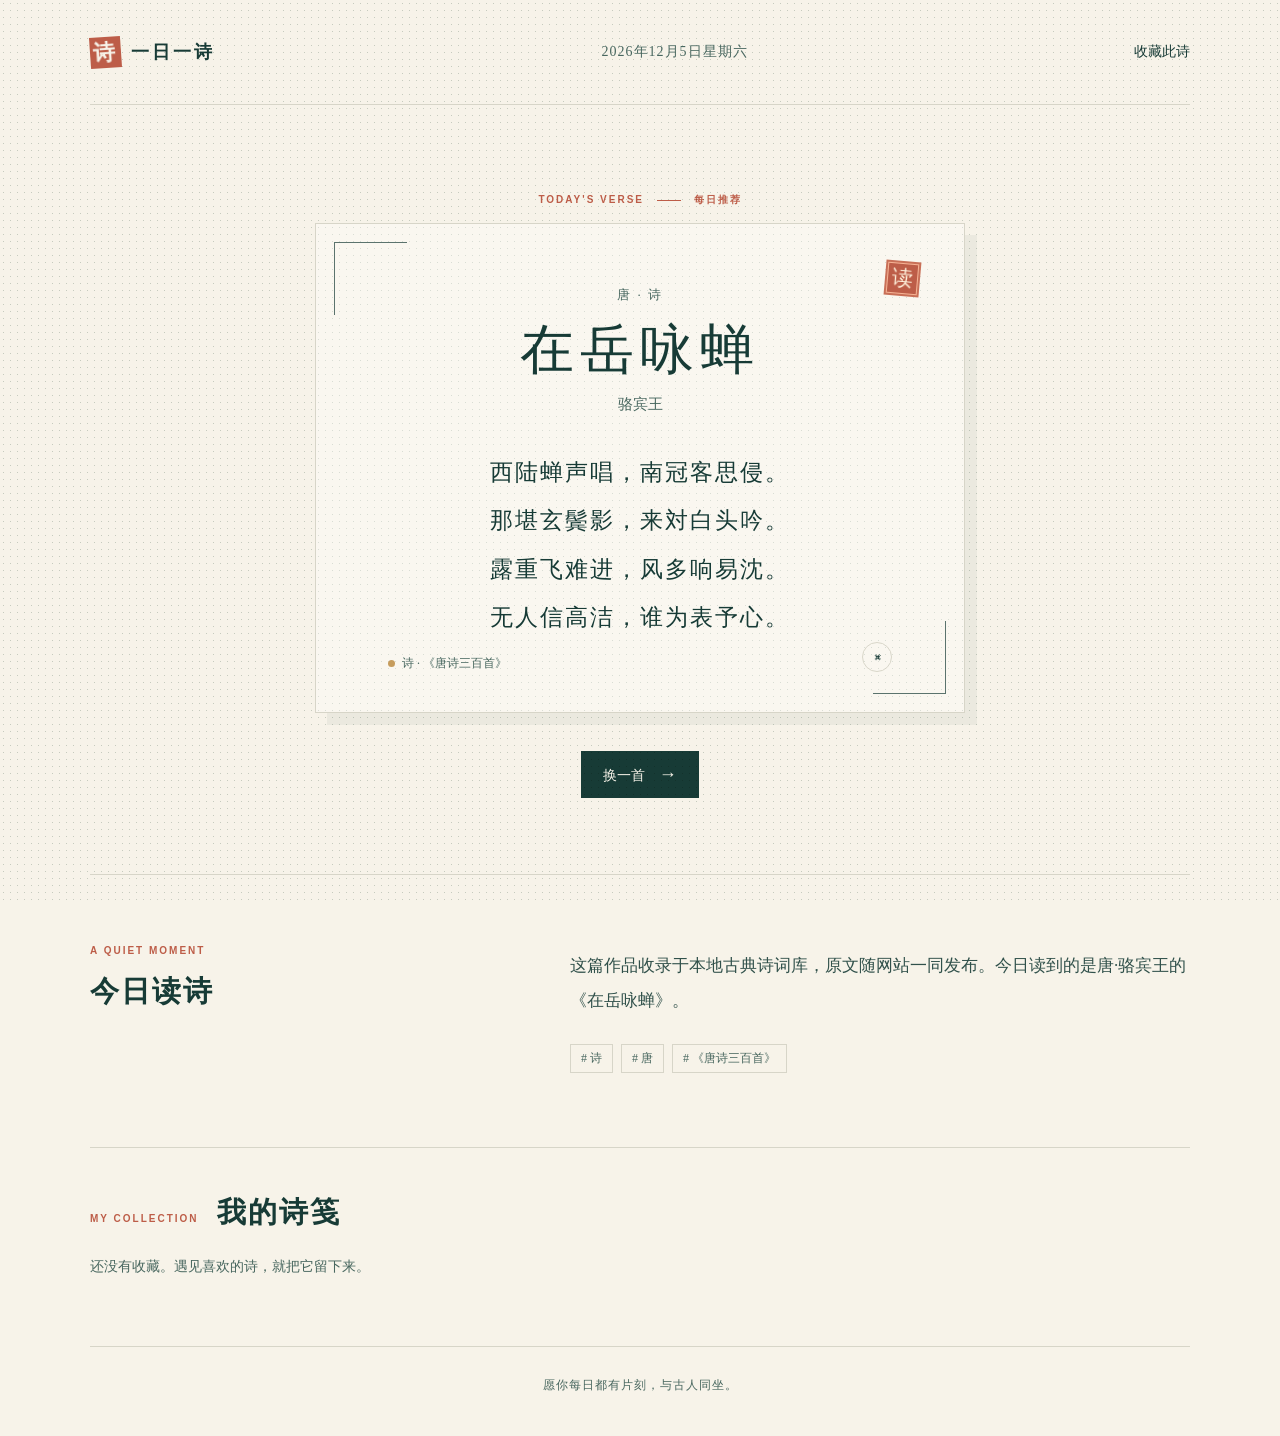
<file: index.html>
<!doctype html>
<html lang="zh-CN">
  <head>
    <meta charset="UTF-8" />
    <meta name="viewport" content="width=device-width, initial-scale=1.0" />
    <meta name="theme-color" content="#173b36" />
    <title>一日一诗｜每日古诗词</title>
    <meta name="description" content="每天一首好诗，在匆忙里留一小片清雅。" />
    <link rel="stylesheet" href="styles.css" />
  </head>
  <body>
    <main class="page-shell">
      <header class="site-header">
        <a class="brand" href="/" aria-label="一日一诗首页">
          <span class="brand-mark">诗</span>
          <span>一日一诗</span>
        </a>
        <time id="today" class="today"></time>
        <button id="favorite-button" class="text-button" type="button" aria-pressed="false">收藏此诗</button>
      </header>

      <section class="hero" aria-labelledby="poem-title">
        <p class="eyebrow">TODAY'S VERSE <span></span> 每日推荐</p>
        <div class="poem-card">
          <div class="seal">读</div>
          <p id="poem-dynasty" class="poem-meta"></p>
          <h1 id="poem-title"></h1>
          <p id="poem-author" class="poem-author"></p>
          <blockquote id="poem-lines" class="poem-lines"></blockquote>
          <button id="full-button" class="full-button" type="button" hidden>展开全文</button>
          <div class="card-bottom">
            <span class="mood"><i></i><span id="poem-mood"></span></span>
            <button id="copy-button" class="icon-button" type="button" title="复制诗句" aria-label="复制诗句">⌘</button>
          </div>
        </div>
        <button id="next-button" class="next-button" type="button">换一首 <span>→</span></button>
      </section>

      <section class="reading" aria-labelledby="reading-title">
        <div class="section-heading">
          <p class="eyebrow">A QUIET MOMENT</p>
          <h2 id="reading-title">今日读诗</h2>
        </div>
        <article class="interpretation">
          <p id="poem-note"></p>
          <div class="tags" id="poem-tags"></div>
        </article>
      </section>

      <section class="favorites-section" aria-labelledby="favorites-title">
        <div class="section-heading compact">
          <p class="eyebrow">MY COLLECTION</p>
          <h2 id="favorites-title">我的诗笺</h2>
        </div>
        <div id="favorites" class="favorites"><p class="empty-state">还没有收藏。遇见喜欢的诗，就把它留下来。</p></div>
      </section>
    </main>
    <footer>愿你每日都有片刻，与古人同坐。</footer>
    <div id="toast" class="toast" role="status" aria-live="polite"></div>
    <script src="poems-data-simplified-v2.js"></script>
    <script src="app.js"></script>
  </body>
</html>
</file>
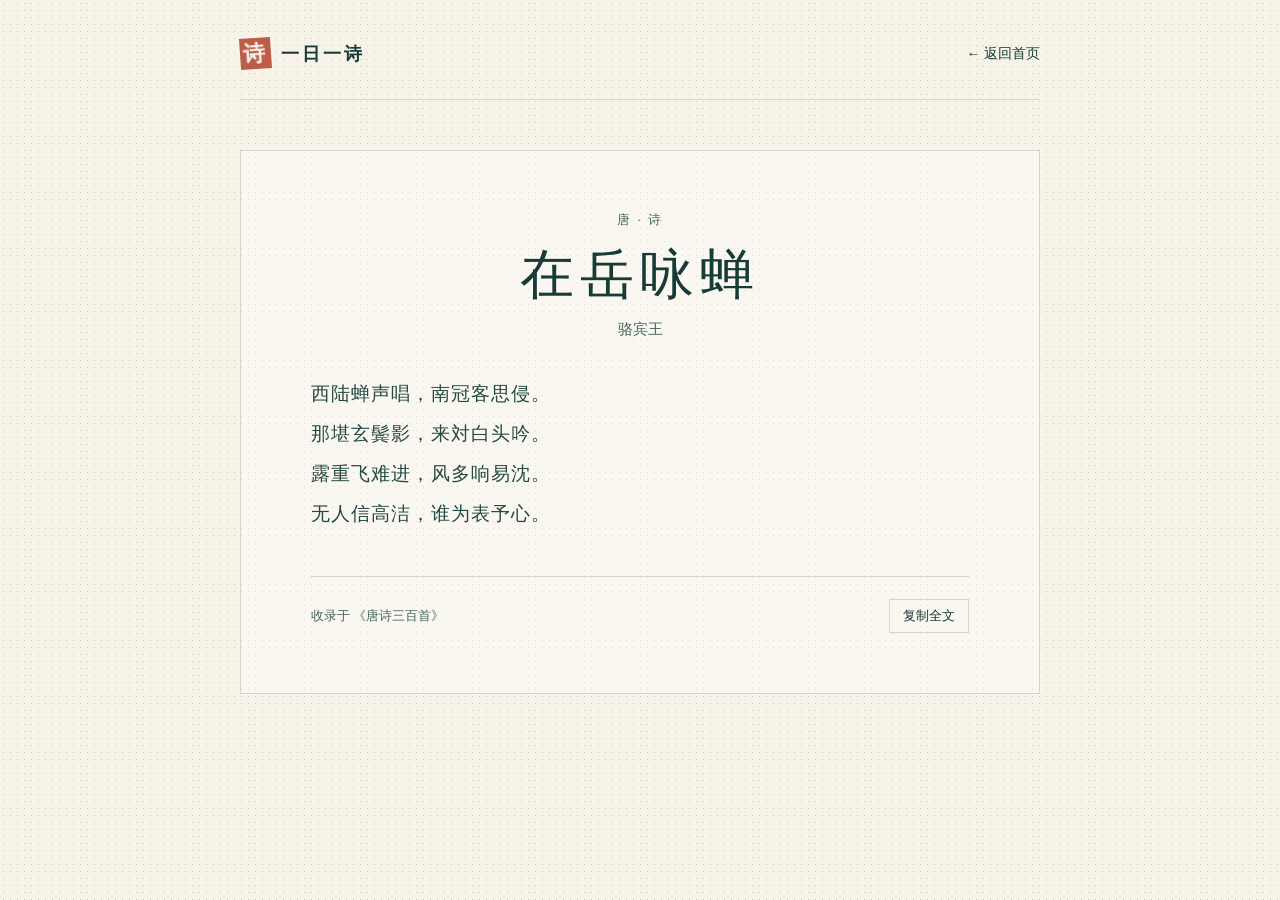
<file: poem.html>
<!doctype html>
<html lang="zh-CN">
  <head>
    <meta charset="UTF-8" />
    <meta name="viewport" content="width=device-width, initial-scale=1.0" />
    <meta name="theme-color" content="#173b36" />
    <title>诗词详情｜一日一诗</title>
    <link rel="stylesheet" href="styles.css" />
  </head>
  <body>
    <main class="detail-page">
      <header class="detail-top">
        <a class="brand" href="index.html"><span class="brand-mark">诗</span><span>一日一诗</span></a>
        <a class="back-link" href="index.html">← 返回首页</a>
      </header>
      <article id="detail-card" class="detail-card">
        <p id="detail-meta" class="poem-meta"></p>
        <h1 id="detail-title"></h1>
        <p id="detail-author" class="poem-author"></p>
        <blockquote id="detail-lines" class="detail-text"></blockquote>
        <div class="detail-footer">
          <span id="detail-source"></span>
          <button id="detail-copy" type="button">复制全文</button>
        </div>
      </article>
    </main>
    <div id="toast" class="toast" role="status" aria-live="polite"></div>
    <script src="poems-data-simplified-v2.js"></script>
    <script src="poem-detail.js"></script>
  </body>
</html>
</file>
<file: styles.css>
:root { --ink:#173b36; --ink-soft:#48675f; --paper:#f7f3e9; --line:#d7d5c8; --coral:#bd5d48; --gold:#c69c5d; }
* { box-sizing:border-box; }
body { margin:0; color:var(--ink); background:var(--paper); font-family:"Noto Serif SC", "Songti SC", serif; }
body::before { content:""; position:fixed; inset:0; opacity:.33; pointer-events:none; background-image:radial-gradient(#667d70 0.45px,transparent .7px); background-size:7px 7px; mix-blend-mode:multiply; }
.page-shell { width:min(1100px,calc(100% - 40px)); margin:auto; }
.site-header { min-height:105px; display:flex; align-items:center; justify-content:space-between; border-bottom:1px solid var(--line); position:relative; }
.brand { color:var(--ink); text-decoration:none; font-weight:700; font-size:18px; letter-spacing:3px; display:flex; align-items:center; gap:10px; }
.brand-mark { color:var(--paper); background:var(--coral); width:31px; height:31px; display:grid; place-items:center; font-family:"Ma Shan Zheng",cursive; font-size:22px; transform:rotate(-4deg); }
.today { font-size:14px; letter-spacing:1px; color:var(--ink-soft); }
button { font-family:inherit; cursor:pointer; }
.text-button { border:0; background:transparent; color:var(--ink); font-size:14px; padding:9px 0; border-bottom:1px solid transparent; transition:.2s; }
.text-button:hover { border-color:var(--ink); }
.hero { padding:88px 0 76px; display:grid; justify-items:center; }
.eyebrow { margin:0 0 16px; color:var(--coral); letter-spacing:2px; font-family:Arial,sans-serif; font-size:10px; font-weight:bold; }
.eyebrow span { display:inline-block; height:1px; width:24px; background:currentColor; vertical-align:middle; margin:0 8px; }
.poem-card { width:min(650px,100%); min-height:470px; padding:62px 72px 40px; position:relative; text-align:center; background:rgba(255,255,255,.34); border:1px solid var(--line); box-shadow:12px 12px 0 rgba(23,59,54,.05); display:flex; flex-direction:column; align-items:center; }
.poem-card::before,.poem-card::after { content:""; position:absolute; width:72px; height:72px; border-color:var(--gold); opacity:.7; }
.poem-card::before { top:18px; left:18px; border-top:1px solid; border-left:1px solid; }
.poem-card::after { right:18px; bottom:18px; border-right:1px solid; border-bottom:1px solid; }
.seal { position:absolute; top:37px; right:44px; color:#fff2dd; background:var(--coral); border:2px solid #c97058; box-shadow:inset 0 0 0 1px #f6b496; padding:5px; font-family:"Ma Shan Zheng",cursive; font-size:21px; line-height:1; transform:rotate(5deg); }
.poem-meta { color:var(--ink-soft); font-size:13px; letter-spacing:2px; margin:0 0 10px; }
h1 { font-family:"Ma Shan Zheng","Noto Serif SC",serif; font-size:54px; font-weight:400; letter-spacing:6px; margin:0; }
.poem-author { margin:8px 0 35px; color:var(--ink-soft); font-size:15px; }
.poem-lines { margin:0; white-space:pre-line; font-size:23px; line-height:2.1; letter-spacing:2px; font-weight:500; }
.full-button { margin-top:18px; border:0; border-bottom:1px solid var(--ink-soft); color:var(--ink-soft); background:transparent; font-size:13px; padding:4px 0; }
.full-button:hover { color:var(--coral); border-color:var(--coral); }
.card-bottom { width:100%; margin-top:auto; display:flex; justify-content:space-between; align-items:end; color:var(--ink-soft); font-size:12px; }
.mood i { display:inline-block; background:var(--gold); width:7px; height:7px; border-radius:50%; margin-right:7px; }
.icon-button { width:30px; height:30px; color:var(--ink); background:none; border:1px solid var(--line); border-radius:50%; transition:.2s; }
.icon-button:hover { background:var(--ink); color:var(--paper); }
.next-button { background:var(--ink); color:var(--paper); border:0; margin-top:38px; padding:13px 22px; font-size:14px; transition:.2s; }
.next-button span { padding-left:10px; font-size:18px; }.next-button:hover { background:var(--coral); transform:translateY(-2px); }
.reading,.favorites-section { border-top:1px solid var(--line); padding:70px 0; }
.reading { display:grid; grid-template-columns:1fr 1.55fr; gap:80px; }.section-heading h2 { margin:0; font-size:29px; letter-spacing:2px; }.interpretation { padding:4px 0; }.interpretation p { margin:0; font-size:17px; line-height:2.05; color:#31514b; }.tags { display:flex; flex-wrap:wrap; gap:8px; margin-top:25px; }.tags span { font-size:12px; padding:5px 10px; color:var(--ink-soft); border:1px solid var(--line); }
.favorites-section { padding-top:45px; }.compact { display:flex; align-items:baseline; gap:18px; }.compact .eyebrow { margin:0; }.favorites { display:grid; grid-template-columns:repeat(3,1fr); gap:15px; margin-top:25px; }.favorite { padding:20px; border:1px solid var(--line); background:rgba(255,255,255,.24); }.favorite h3 { margin:0 0 6px; font-size:18px; }.favorite h3 a { color:inherit; text-decoration:none; }.favorite h3 a:hover { color:var(--coral); }.favorite p { margin:0; color:var(--ink-soft); font-size:13px; }.empty-state { grid-column:1/-1; color:var(--ink-soft); font-size:14px; margin:0; }
.detail-page { width:min(800px,calc(100% - 40px)); margin:0 auto; padding:38px 0 70px; }.detail-top { display:flex; align-items:center; justify-content:space-between; padding-bottom:30px; border-bottom:1px solid var(--line); }.back-link { color:var(--ink); text-decoration:none; font-size:14px; }.back-link:hover { color:var(--coral); }.detail-card { margin-top:50px; padding:60px 70px; background:rgba(255,255,255,.34); border:1px solid var(--line); text-align:center; position:relative; }.detail-card h1 { margin-top:8px; }.detail-text { margin:35px 0 0; text-align:left; white-space:pre-line; color:#244942; font-size:19px; line-height:2.1; letter-spacing:1px; }.detail-footer { display:flex; justify-content:space-between; gap:15px; align-items:center; margin-top:42px; padding-top:22px; border-top:1px solid var(--line); color:var(--ink-soft); font-size:13px; }.detail-footer button { border:1px solid var(--line); background:transparent; color:var(--ink); padding:7px 13px; }.detail-footer button:hover { color:var(--paper); background:var(--ink); }
footer { width:min(1100px,calc(100% - 40px)); margin:auto; padding:30px 0 42px; text-align:center; border-top:1px solid var(--line); color:var(--ink-soft); font-size:12px; letter-spacing:1px; }.toast { position:fixed; z-index:2; bottom:28px; left:50%; transform:translate(-50%,80px); padding:10px 16px; opacity:0; color:var(--paper); background:var(--ink); font-size:13px; transition:.3s; }.toast.show { opacity:1; transform:translate(-50%,0); }
@media (max-width:650px) { .page-shell { width:min(100% - 28px,1100px); }.site-header { min-height:82px; }.today { display:none; }.hero { padding:58px 0; }.poem-card { min-height:430px; padding:62px 30px 36px; }.seal { right:25px; }.poem-card::before { top:12px; left:12px; }.poem-card::after { right:12px; bottom:12px; }h1 { font-size:43px; }.poem-lines { font-size:19px; line-height:2.15; }.reading { grid-template-columns:1fr; gap:25px; padding:54px 0; }.favorites { grid-template-columns:1fr; }.favorites-section { padding-bottom:54px; } }
</file>
